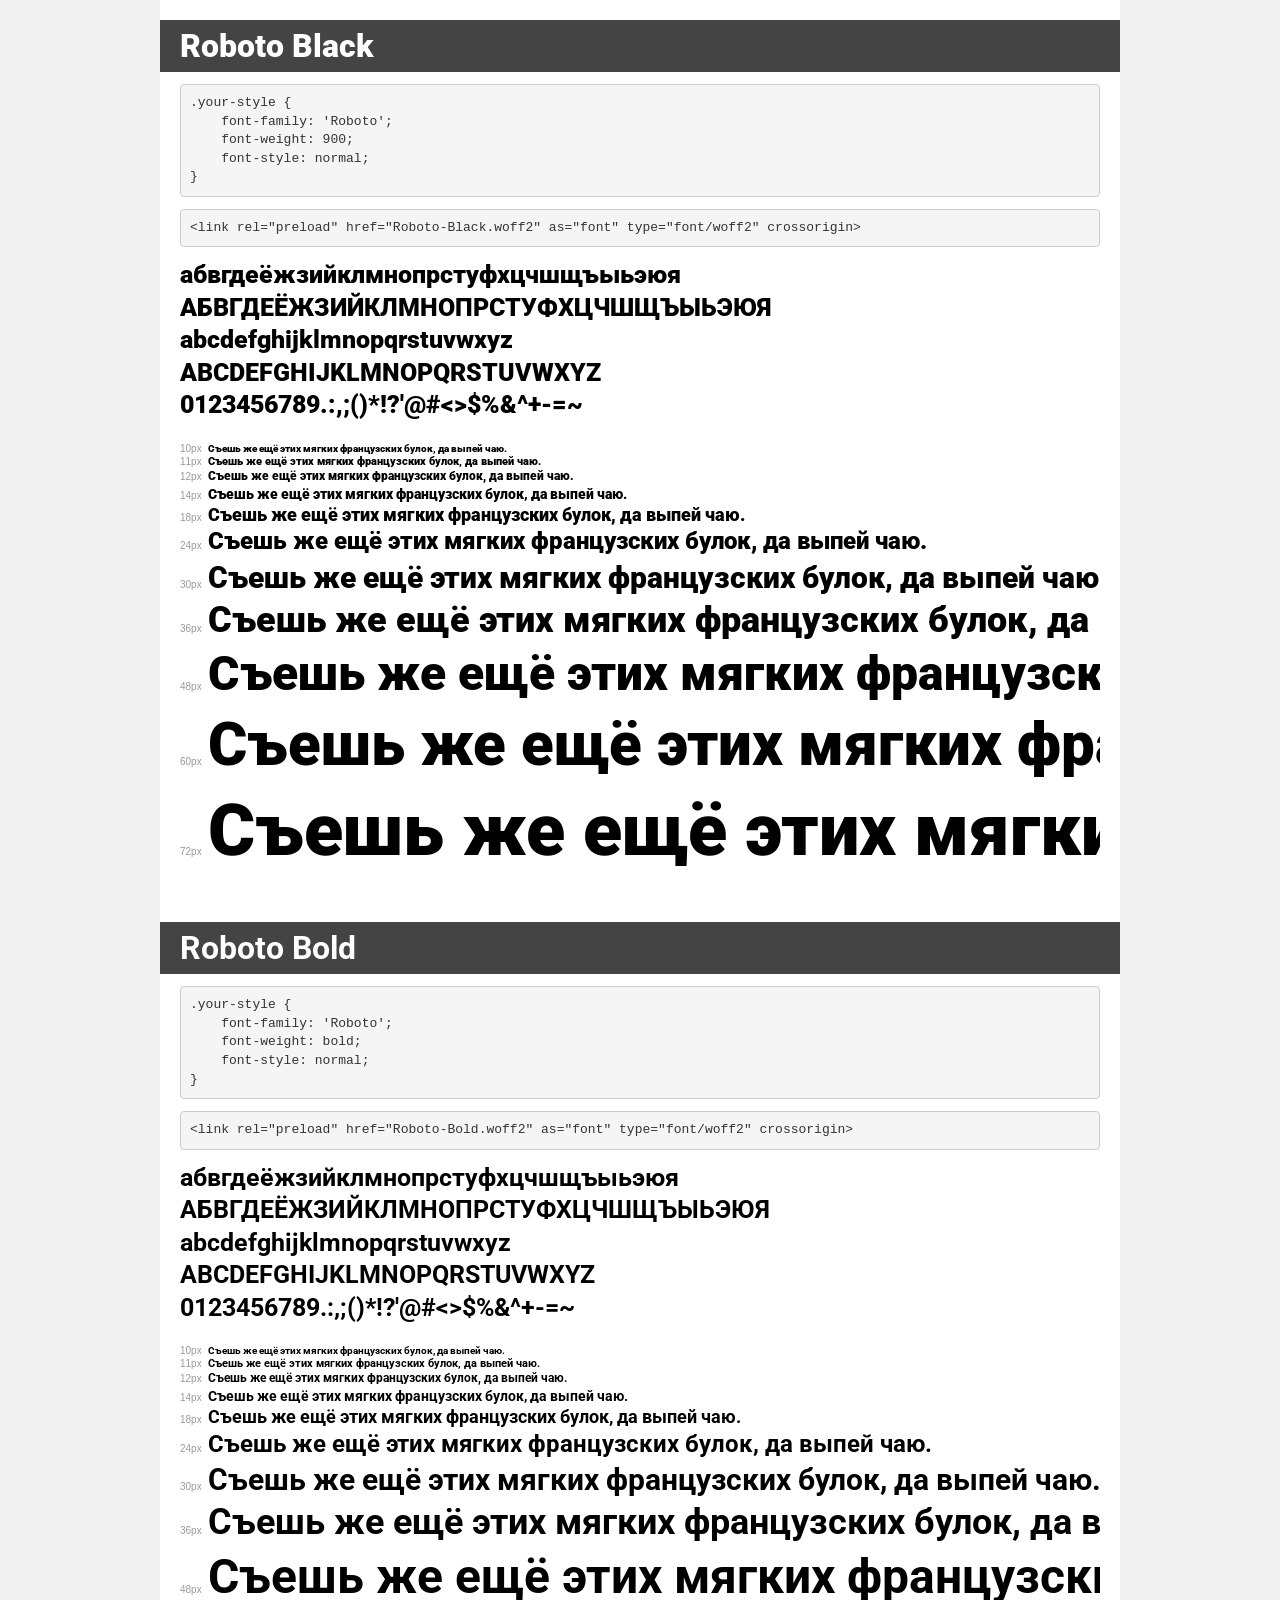
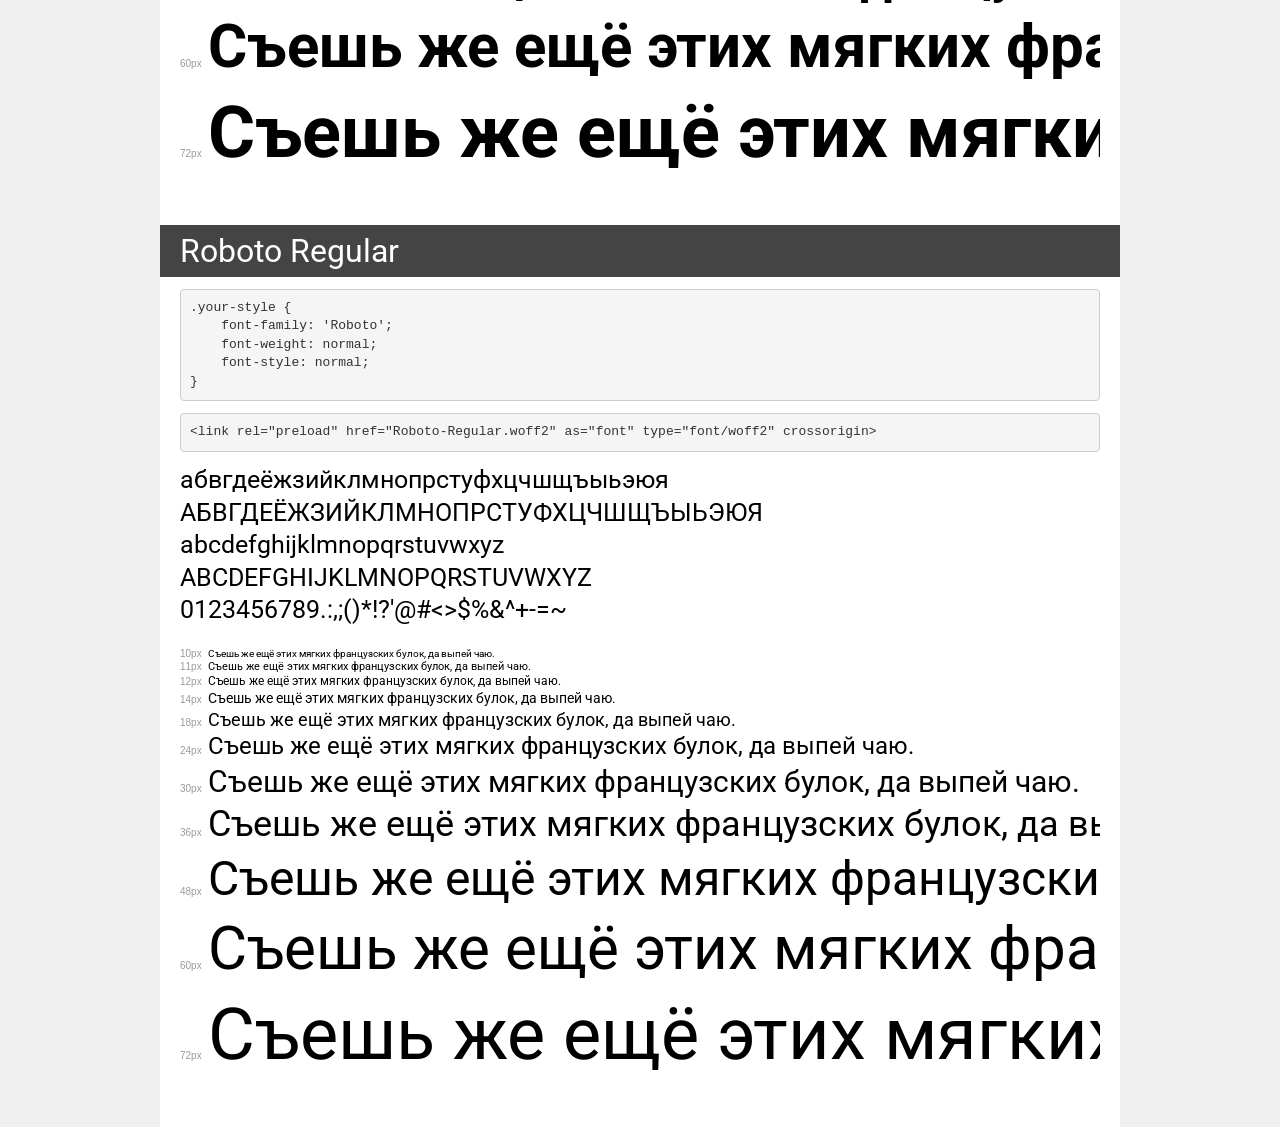
<file: fonts/demo.html>
<!DOCTYPE html>
<html lang="en">
<head>
    <meta charset="utf-8">
    <meta http-equiv="X-UA-Compatible" content="IE=edge">
    <meta name="viewport" content="width=device-width, initial-scale=1">
    <meta name="robots" content="noindex, noarchive">
    <meta name="format-detection" content="telephone=no">
    <title>Transfonter demo</title>
    <link href="stylesheet.css" rel="stylesheet">
    <style>
        /*
        http://meyerweb.com/eric/tools/css/reset/
        v2.0 | 20110126
        License: none (public domain)
        */
        html, body, div, span, applet, object, iframe,
        h1, h2, h3, h4, h5, h6, p, blockquote, pre,
        a, abbr, acronym, address, big, cite, code,
        del, dfn, em, img, ins, kbd, q, s, samp,
        small, strike, strong, sub, sup, tt, var,
        b, u, i, center,
        dl, dt, dd, ol, ul, li,
        fieldset, form, label, legend,
        table, caption, tbody, tfoot, thead, tr, th, td,
        article, aside, canvas, details, embed,
        figure, figcaption, footer, header, hgroup,
        menu, nav, output, ruby, section, summary,
        time, mark, audio, video {
            margin: 0;
            padding: 0;
            border: 0;
            font-size: 100%;
            font: inherit;
            vertical-align: baseline;
        }
        /* HTML5 display-role reset for older browsers */
        article, aside, details, figcaption, figure,
        footer, header, hgroup, menu, nav, section {
            display: block;
        }
        body {
            line-height: 1;
        }
        ol, ul {
            list-style: none;
        }
        blockquote, q {
            quotes: none;
        }
        blockquote:before, blockquote:after,
        q:before, q:after {
            content: '';
            content: none;
        }
        table {
            border-collapse: collapse;
            border-spacing: 0;
        }
        /* demo styles */
        body {
            background: #f0f0f0;
            color: #000;
        }
        .page {
            background: #fff;
            width: 920px;
            margin: 0 auto;
            padding: 20px 20px 0 20px;
            overflow: hidden;
        }
        .font-container {
            overflow-x: auto;
            overflow-y: hidden;
            margin-bottom: 40px;
            line-height: 1.3;
            white-space: nowrap;
            padding-bottom: 5px;
        }
        h1 {
            position: relative;
            background: #444;
            font-size: 32px;
            color: #fff;
            padding: 10px 20px;
            margin: 0 -20px 12px -20px;
        }
        .letters {
            font-size: 25px;
            margin-bottom: 20px;
        }
        .s10:before {
            content: '10px';
        }
        .s11:before {
            content: '11px';
        }
        .s12:before {
            content: '12px';
        }
        .s14:before {
            content: '14px';
        }
        .s18:before {
            content: '18px';
        }
        .s24:before {
            content: '24px';
        }
        .s30:before {
            content: '30px';
        }
        .s36:before {
            content: '36px';
        }
        .s48:before {
            content: '48px';
        }
        .s60:before {
            content: '60px';
        }
        .s72:before {
            content: '72px';
        }
        .s10:before, .s11:before, .s12:before, .s14:before,
        .s18:before, .s24:before, .s30:before, .s36:before,
        .s48:before, .s60:before, .s72:before {
            font-family: Arial, sans-serif;
            font-size: 10px;
            font-weight: normal;
            font-style: normal;
            color: #999;
            padding-right: 6px;
        }
        pre {
            display: block;
            padding: 9px;
            margin: 0 0 12px;
            font-family: Monaco, Menlo, Consolas, "Courier New", monospace;
            font-size: 13px;
            line-height: 1.428571429;
            color: #333;
            font-weight: normal;
            font-style: normal;
            background-color: #f5f5f5;
            border: 1px solid #ccc;
            overflow-x: auto;
            border-radius: 4px;
        }
        /* responsive */
        @media (max-width: 959px) {
            .page {
                width: auto;
                margin: 0;
            }
        }
    </style>
</head>
<body>
<div class="page">
    <div class="demo">
        <h1 style="font-family: 'Roboto'; font-weight: 900; font-style: normal;">Roboto Black</h1>
        <pre title="Usage">.your-style {
    font-family: 'Roboto';
    font-weight: 900;
    font-style: normal;
}</pre>
        <pre title="Preload (optional)">
&lt;link rel=&quot;preload&quot; href=&quot;Roboto-Black.woff2&quot; as=&quot;font&quot; type=&quot;font/woff2&quot; crossorigin&gt;</pre>
        <div class="font-container" style="font-family: 'Roboto'; font-weight: 900; font-style: normal;">
            <p class="letters">
                абвгдеёжзийклмнопрстуфхцчшщъыьэюя<br>
АБВГДЕЁЖЗИЙКЛМНОПРСТУФХЦЧШЩЪЫЬЭЮЯ<br>
abcdefghijklmnopqrstuvwxyz<br>
ABCDEFGHIJKLMNOPQRSTUVWXYZ<br>
                0123456789.:,;()*!?'@#&lt;&gt;$%&^+-=~
            </p>
            <p class="s10" style="font-size: 10px;">Съешь же ещё этих мягких французских булок, да выпей чаю.</p>
            <p class="s11" style="font-size: 11px;">Съешь же ещё этих мягких французских булок, да выпей чаю.</p>
            <p class="s12" style="font-size: 12px;">Съешь же ещё этих мягких французских булок, да выпей чаю.</p>
            <p class="s14" style="font-size: 14px;">Съешь же ещё этих мягких французских булок, да выпей чаю.</p>
            <p class="s18" style="font-size: 18px;">Съешь же ещё этих мягких французских булок, да выпей чаю.</p>
            <p class="s24" style="font-size: 24px;">Съешь же ещё этих мягких французских булок, да выпей чаю.</p>
            <p class="s30" style="font-size: 30px;">Съешь же ещё этих мягких французских булок, да выпей чаю.</p>
            <p class="s36" style="font-size: 36px;">Съешь же ещё этих мягких французских булок, да выпей чаю.</p>
            <p class="s48" style="font-size: 48px;">Съешь же ещё этих мягких французских булок, да выпей чаю.</p>
            <p class="s60" style="font-size: 60px;">Съешь же ещё этих мягких французских булок, да выпей чаю.</p>
            <p class="s72" style="font-size: 72px;">Съешь же ещё этих мягких французских булок, да выпей чаю.</p>
        </div>
    </div>

    <div class="demo">
        <h1 style="font-family: 'Roboto'; font-weight: bold; font-style: normal;">Roboto Bold</h1>
        <pre title="Usage">.your-style {
    font-family: 'Roboto';
    font-weight: bold;
    font-style: normal;
}</pre>
        <pre title="Preload (optional)">
&lt;link rel=&quot;preload&quot; href=&quot;Roboto-Bold.woff2&quot; as=&quot;font&quot; type=&quot;font/woff2&quot; crossorigin&gt;</pre>
        <div class="font-container" style="font-family: 'Roboto'; font-weight: bold; font-style: normal;">
            <p class="letters">
                абвгдеёжзийклмнопрстуфхцчшщъыьэюя<br>
АБВГДЕЁЖЗИЙКЛМНОПРСТУФХЦЧШЩЪЫЬЭЮЯ<br>
abcdefghijklmnopqrstuvwxyz<br>
ABCDEFGHIJKLMNOPQRSTUVWXYZ<br>
                0123456789.:,;()*!?'@#&lt;&gt;$%&^+-=~
            </p>
            <p class="s10" style="font-size: 10px;">Съешь же ещё этих мягких французских булок, да выпей чаю.</p>
            <p class="s11" style="font-size: 11px;">Съешь же ещё этих мягких французских булок, да выпей чаю.</p>
            <p class="s12" style="font-size: 12px;">Съешь же ещё этих мягких французских булок, да выпей чаю.</p>
            <p class="s14" style="font-size: 14px;">Съешь же ещё этих мягких французских булок, да выпей чаю.</p>
            <p class="s18" style="font-size: 18px;">Съешь же ещё этих мягких французских булок, да выпей чаю.</p>
            <p class="s24" style="font-size: 24px;">Съешь же ещё этих мягких французских булок, да выпей чаю.</p>
            <p class="s30" style="font-size: 30px;">Съешь же ещё этих мягких французских булок, да выпей чаю.</p>
            <p class="s36" style="font-size: 36px;">Съешь же ещё этих мягких французских булок, да выпей чаю.</p>
            <p class="s48" style="font-size: 48px;">Съешь же ещё этих мягких французских булок, да выпей чаю.</p>
            <p class="s60" style="font-size: 60px;">Съешь же ещё этих мягких французских булок, да выпей чаю.</p>
            <p class="s72" style="font-size: 72px;">Съешь же ещё этих мягких французских булок, да выпей чаю.</p>
        </div>
    </div>

    <div class="demo">
        <h1 style="font-family: 'Roboto'; font-weight: normal; font-style: normal;">Roboto Regular</h1>
        <pre title="Usage">.your-style {
    font-family: 'Roboto';
    font-weight: normal;
    font-style: normal;
}</pre>
        <pre title="Preload (optional)">
&lt;link rel=&quot;preload&quot; href=&quot;Roboto-Regular.woff2&quot; as=&quot;font&quot; type=&quot;font/woff2&quot; crossorigin&gt;</pre>
        <div class="font-container" style="font-family: 'Roboto'; font-weight: normal; font-style: normal;">
            <p class="letters">
                абвгдеёжзийклмнопрстуфхцчшщъыьэюя<br>
АБВГДЕЁЖЗИЙКЛМНОПРСТУФХЦЧШЩЪЫЬЭЮЯ<br>
abcdefghijklmnopqrstuvwxyz<br>
ABCDEFGHIJKLMNOPQRSTUVWXYZ<br>
                0123456789.:,;()*!?'@#&lt;&gt;$%&^+-=~
            </p>
            <p class="s10" style="font-size: 10px;">Съешь же ещё этих мягких французских булок, да выпей чаю.</p>
            <p class="s11" style="font-size: 11px;">Съешь же ещё этих мягких французских булок, да выпей чаю.</p>
            <p class="s12" style="font-size: 12px;">Съешь же ещё этих мягких французских булок, да выпей чаю.</p>
            <p class="s14" style="font-size: 14px;">Съешь же ещё этих мягких французских булок, да выпей чаю.</p>
            <p class="s18" style="font-size: 18px;">Съешь же ещё этих мягких французских булок, да выпей чаю.</p>
            <p class="s24" style="font-size: 24px;">Съешь же ещё этих мягких французских булок, да выпей чаю.</p>
            <p class="s30" style="font-size: 30px;">Съешь же ещё этих мягких французских булок, да выпей чаю.</p>
            <p class="s36" style="font-size: 36px;">Съешь же ещё этих мягких французских булок, да выпей чаю.</p>
            <p class="s48" style="font-size: 48px;">Съешь же ещё этих мягких французских булок, да выпей чаю.</p>
            <p class="s60" style="font-size: 60px;">Съешь же ещё этих мягких французских булок, да выпей чаю.</p>
            <p class="s72" style="font-size: 72px;">Съешь же ещё этих мягких французских булок, да выпей чаю.</p>
        </div>
    </div>

</div>
</body>
</html>
</file>
<file: fonts/stylesheet.css>
@font-face {
    font-family: 'Roboto';
    src: url('Roboto-Black.woff2') format('woff2'),
        url('Roboto-Black.woff') format('woff');
    font-weight: 900;
    font-style: normal;
    font-display: swap;
}

@font-face {
    font-family: 'Roboto';
    src: url('Roboto-Bold.woff2') format('woff2'),
        url('Roboto-Bold.woff') format('woff');
    font-weight: bold;
    font-style: normal;
    font-display: swap;
}

@font-face {
    font-family: 'Roboto';
    src: url('Roboto-Regular.woff2') format('woff2'),
        url('Roboto-Regular.woff') format('woff');
    font-weight: normal;
    font-style: normal;
    font-display: swap;
}
</file>
